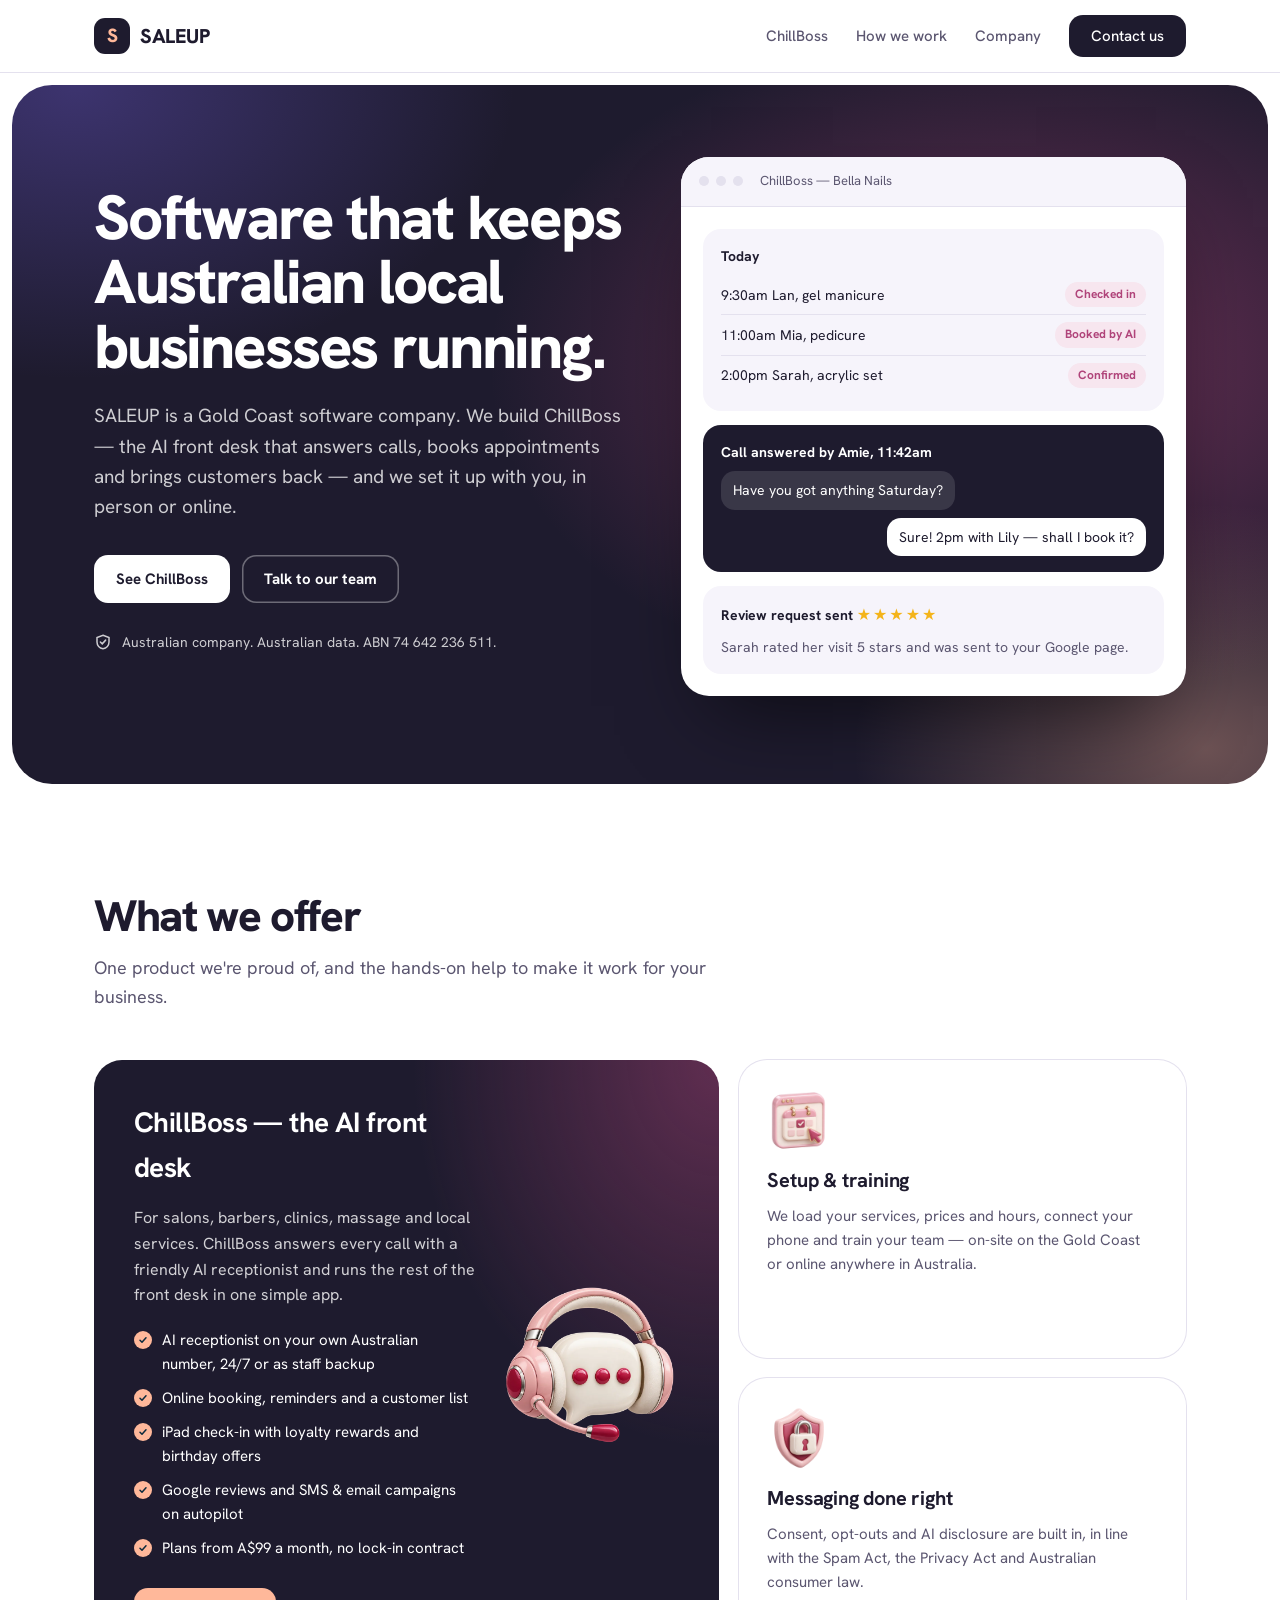
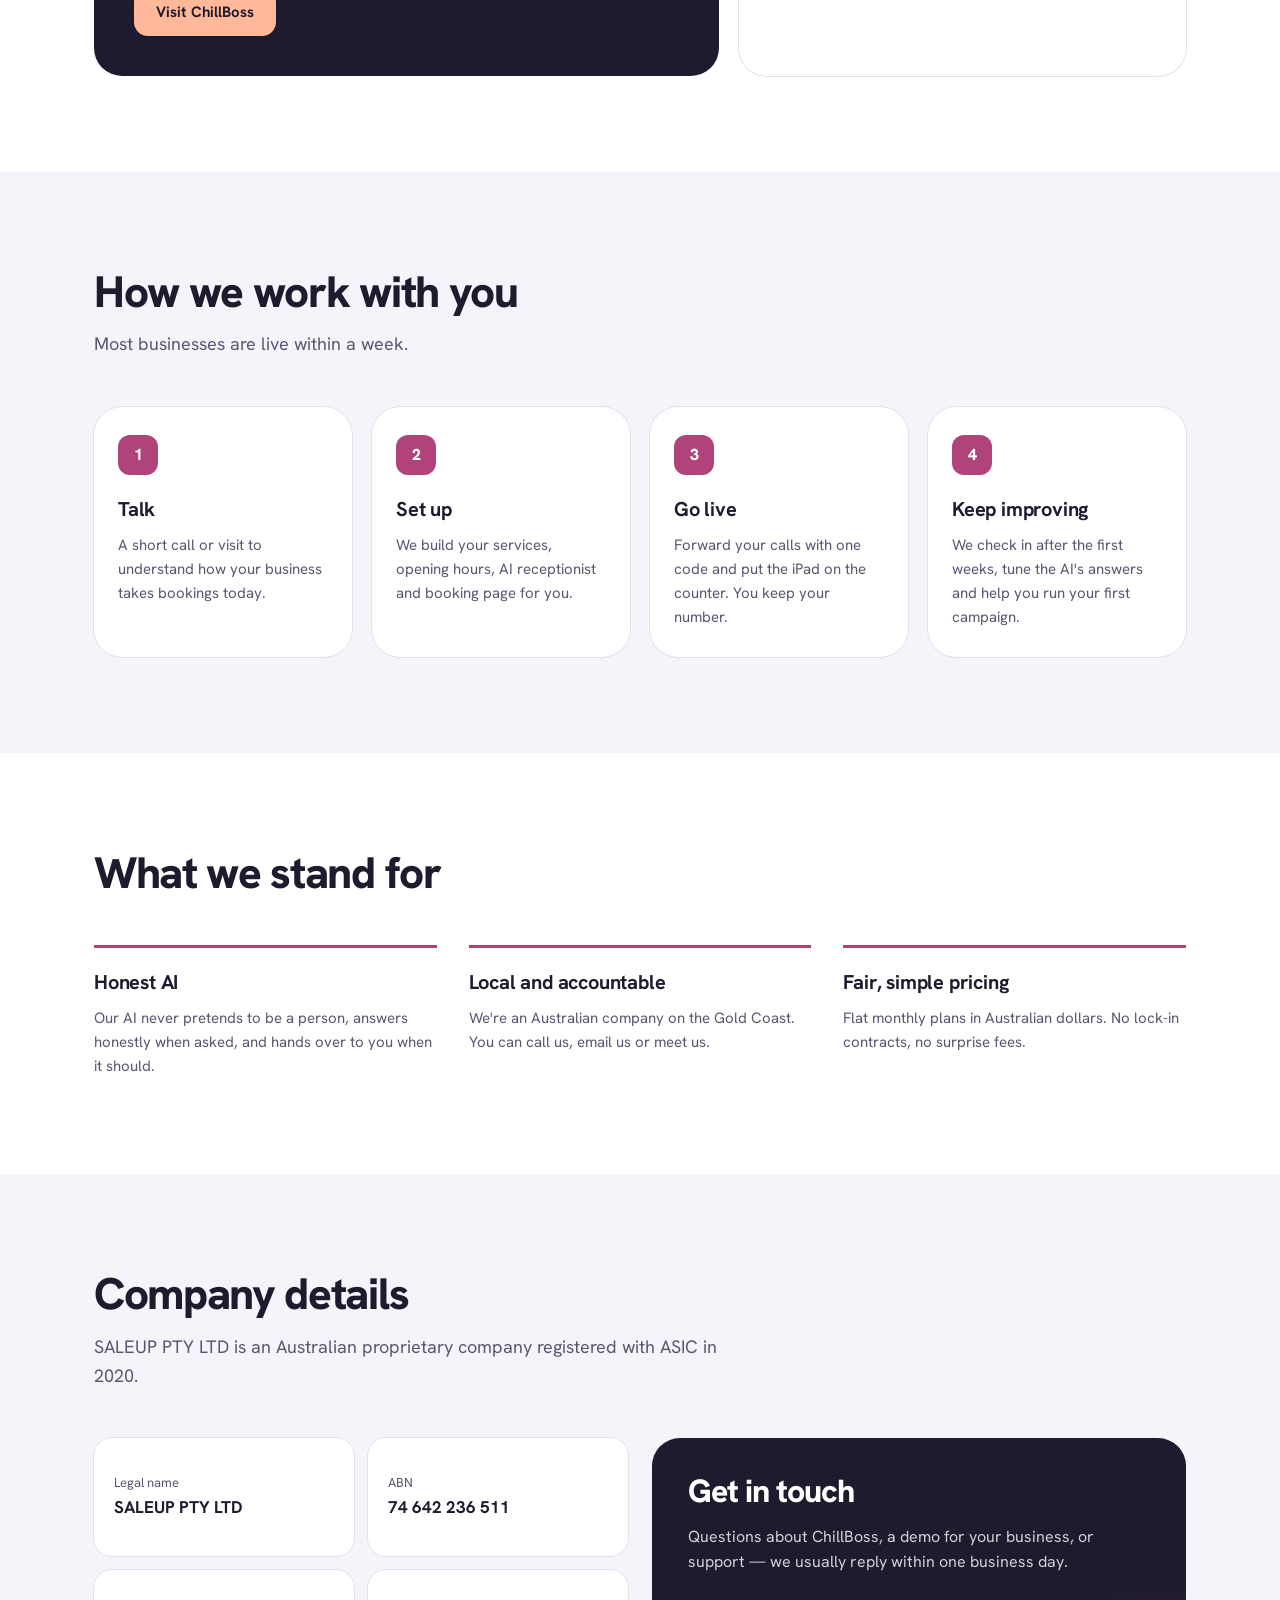
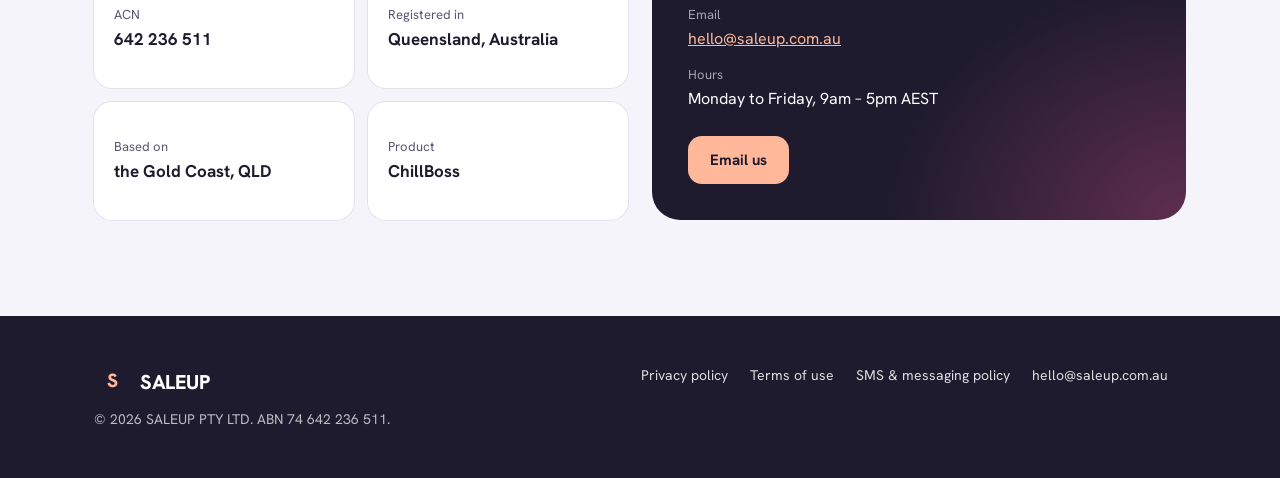
<file: index.html>
<!doctype html>
<html lang="en-AU">
<head>
<meta charset="utf-8">
<meta name="viewport" content="width=device-width, initial-scale=1">
<title>SALEUP PTY LTD — Software for Australian local businesses</title>
<meta name="description" content="SALEUP PTY LTD is a Gold Coast software company. We build ChillBoss, the AI front desk that answers calls, books appointments and brings customers back for Australian salons, clinics and local businesses.">
<link rel="icon" href="data:image/svg+xml,%3Csvg xmlns='http://www.w3.org/2000/svg' viewBox='0 0 64 64'%3E%3Crect width='64' height='64' rx='16' fill='%231E1B2E'/%3E%3Ctext x='32' y='43' font-family='Arial' font-weight='800' font-size='34' text-anchor='middle' fill='%23FFB89A'%3ES%3C/text%3E%3C/svg%3E">
<link rel="preconnect" href="https://fonts.googleapis.com">
<link rel="preconnect" href="https://fonts.gstatic.com" crossorigin>
<link href="https://fonts.googleapis.com/css2?family=Hanken+Grotesk:wght@400;500;600;700;800&display=swap" rel="stylesheet">
<link rel="stylesheet" href="style.css">
<script type="application/ld+json">
{"@context":"https://schema.org","@type":"Organization","name":"SALEUP PTY LTD","url":"https://saleup.com.au","email":"hello@saleup.com.au","taxID":"74 642 236 511","address":{"@type":"PostalAddress","addressLocality":"Gold Coast","addressRegion":"QLD","addressCountry":"AU"}}
</script>
</head>
<body>
<header class="site-header">
  <div class="wrap">
    <a class="brand" href="/"><span class="brand-mark">S</span>SALEUP</a>
    <nav class="nav" aria-label="Main">
      <a href="#chillboss">ChillBoss</a>
      <a href="#how-we-work">How we work</a>
      <a href="#company">Company</a>
      <a class="btn btn-primary" href="#contact">Contact us</a>
    </nav>
  </div>
</header>

<main>
  <section class="hero">
    <div class="wrap">
      <div>
        <h1>Software that keeps Australian local businesses running.</h1>
        <p class="lead">SALEUP is a Gold Coast software company. We build ChillBoss — the AI front desk that answers calls, books appointments and brings customers back — and we set it up with you, in person or online.</p>
        <div class="hero-actions">
          <a class="btn btn-primary" href="https://chillboss-five.vercel.app" target="_blank" rel="noopener">See ChillBoss</a>
          <a class="btn btn-ghost" href="#contact">Talk to our team</a>
        </div>
        <p class="hero-note">
          <svg width="18" height="18" viewBox="0 0 24 24" fill="none" aria-hidden="true"><path d="M12 3l8 3v6c0 4.5-3.3 8.3-8 9-4.7-.7-8-4.5-8-9V6l8-3z" stroke="currentColor" stroke-width="2"/><path d="M8.5 12l2.5 2.5 4.5-5" stroke="currentColor" stroke-width="2" stroke-linecap="round"/></svg>
          Australian company. Australian data. ABN 74 642 236 511.
        </p>
      </div>

      <div class="window" role="img" aria-label="ChillBoss dashboard showing today's bookings, a call answered by the AI receptionist and a five-star rating sent to Google">
        <div class="window-bar"><i></i><i></i><i></i><span>ChillBoss — Bella Nails</span></div>
        <div class="window-body">
          <div class="panel">
            <h4>Today</h4>
            <div class="row"><span>9:30am  Lan, gel manicure</span><span class="tag">Checked in</span></div>
            <div class="row"><span>11:00am  Mia, pedicure</span><span class="tag">Booked by AI</span></div>
            <div class="row"><span>2:00pm  Sarah, acrylic set</span><span class="tag">Confirmed</span></div>
          </div>
          <div class="panel panel-dark">
            <h4>Call answered by Amie, 11:42am</h4>
            <span class="bubble them">Have you got anything Saturday?</span>
            <span class="bubble amie">Sure! 2pm with Lily — shall I book it?</span>
          </div>
          <div class="panel">
            <h4>Review request sent <span class="stars" aria-label="five stars">★★★★★</span></h4>
            <p>Sarah rated her visit 5 stars and was sent to your Google page.</p>
          </div>
        </div>
      </div>
    </div>
  </section>

  <section id="chillboss">
    <div class="wrap">
      <div class="section-head">
        <h2>What we offer</h2>
        <p class="sub">One product we're proud of, and the hands-on help to make it work for your business.</p>
      </div>
      <div class="offer">
        <article class="offer-main">
          <div>
            <h3 style="font-size:28px;letter-spacing:-0.02em">ChillBoss — the AI front desk</h3>
            <p>For salons, barbers, clinics, massage and local services. ChillBoss answers every call with a friendly AI receptionist and runs the rest of the front desk in one simple app.</p>
            <ul>
              <li>AI receptionist on your own Australian number, 24/7 or as staff backup</li>
              <li>Online booking, reminders and a customer list</li>
              <li>iPad check-in with loyalty rewards and birthday offers</li>
              <li>Google reviews and SMS &amp; email campaigns on autopilot</li>
              <li>Plans from A$99 a month, no lock-in contract</li>
            </ul>
            <a class="btn btn-sun" href="https://chillboss-five.vercel.app" target="_blank" rel="noopener">Visit ChillBoss</a>
          </div>
          <img src="img/assistant.webp" alt="" width="180" height="180" loading="lazy">
        </article>
        <div class="offer-side">
          <article class="card">
            <img src="img/website-booking.webp" alt="" width="64" height="64" loading="lazy">
            <h3>Setup &amp; training</h3>
            <p>We load your services, prices and hours, connect your phone and train your team — on-site on the Gold Coast or online anywhere in Australia.</p>
          </article>
          <article class="card">
            <img src="img/security.webp" alt="" width="64" height="64" loading="lazy">
            <h3>Messaging done right</h3>
            <p>Consent, opt-outs and AI disclosure are built in, in line with the Spam Act, the Privacy Act and Australian consumer law.</p>
          </article>
        </div>
      </div>
    </div>
  </section>

  <section id="how-we-work" class="section-mist">
    <div class="wrap">
      <div class="section-head">
        <h2>How we work with you</h2>
        <p class="sub">Most businesses are live within a week.</p>
      </div>
      <div class="steps">
        <div class="step"><h3>Talk</h3><p>A short call or visit to understand how your business takes bookings today.</p></div>
        <div class="step"><h3>Set up</h3><p>We build your services, opening hours, AI receptionist and booking page for you.</p></div>
        <div class="step"><h3>Go live</h3><p>Forward your calls with one code and put the iPad on the counter. You keep your number.</p></div>
        <div class="step"><h3>Keep improving</h3><p>We check in after the first weeks, tune the AI's answers and help you run your first campaign.</p></div>
      </div>
    </div>
  </section>

  <section>
    <div class="wrap">
      <div class="section-head">
        <h2>What we stand for</h2>
      </div>
      <div class="principles">
        <div><h3>Honest AI</h3><p>Our AI never pretends to be a person, answers honestly when asked, and hands over to you when it should.</p></div>
        <div><h3>Local and accountable</h3><p>We're an Australian company on the Gold Coast. You can call us, email us or meet us.</p></div>
        <div><h3>Fair, simple pricing</h3><p>Flat monthly plans in Australian dollars. No lock-in contracts, no surprise fees.</p></div>
      </div>
    </div>
  </section>

  <section id="company" class="section-mist">
    <div class="wrap">
      <div class="section-head">
        <h2>Company details</h2>
        <p class="sub">SALEUP PTY LTD is an Australian proprietary company registered with ASIC in 2020.</p>
      </div>
      <div class="company" id="contact">
        <div class="facts">
          <div class="fact"><small>Legal name</small><strong>SALEUP PTY LTD</strong></div>
          <div class="fact"><small>ABN</small><strong>74 642 236 511</strong></div>
          <div class="fact"><small>ACN</small><strong>642 236 511</strong></div>
          <div class="fact"><small>Registered in</small><strong>Queensland, Australia</strong></div>
          <div class="fact"><small>Based on</small><strong>the Gold Coast, QLD</strong></div>
          <div class="fact"><small>Product</small><strong>ChillBoss</strong></div>
        </div>
        <div class="contact-card">
          <div>
            <h2 style="color:#fff;font-size:32px">Get in touch</h2>
            <p>Questions about ChillBoss, a demo for your business, or support — we usually reply within one business day.</p>
          </div>
          <div class="contact-lines">
            <div><small>Email</small><a href="mailto:hello@saleup.com.au">hello@saleup.com.au</a></div>
                        <div><small>Hours</small>Monday to Friday, 9am – 5pm AEST</div>
          </div>
          <a class="btn btn-sun" href="mailto:hello@saleup.com.au?subject=ChillBoss%20enquiry" style="align-self:flex-start">Email us</a>
        </div>
      </div>
    </div>
  </section>
</main>

<footer class="site-footer">
  <div class="wrap">
    <div>
      <a class="brand" href="/"><span class="brand-mark">S</span>SALEUP</a>
      <div>© <span id="y">2026</span> SALEUP PTY LTD. ABN 74 642 236 511.</div>
    </div>
    <div>
      <a href="privacy.html">Privacy policy</a>
      <a href="terms.html">Terms of use</a>
      <a href="messaging.html">SMS &amp; messaging policy</a>
      <a href="mailto:hello@saleup.com.au">hello@saleup.com.au</a>
    </div>
  </div>
</footer>
<script>document.getElementById("y").textContent = new Date().getFullYear();</script>
</body>
</html>
</file>
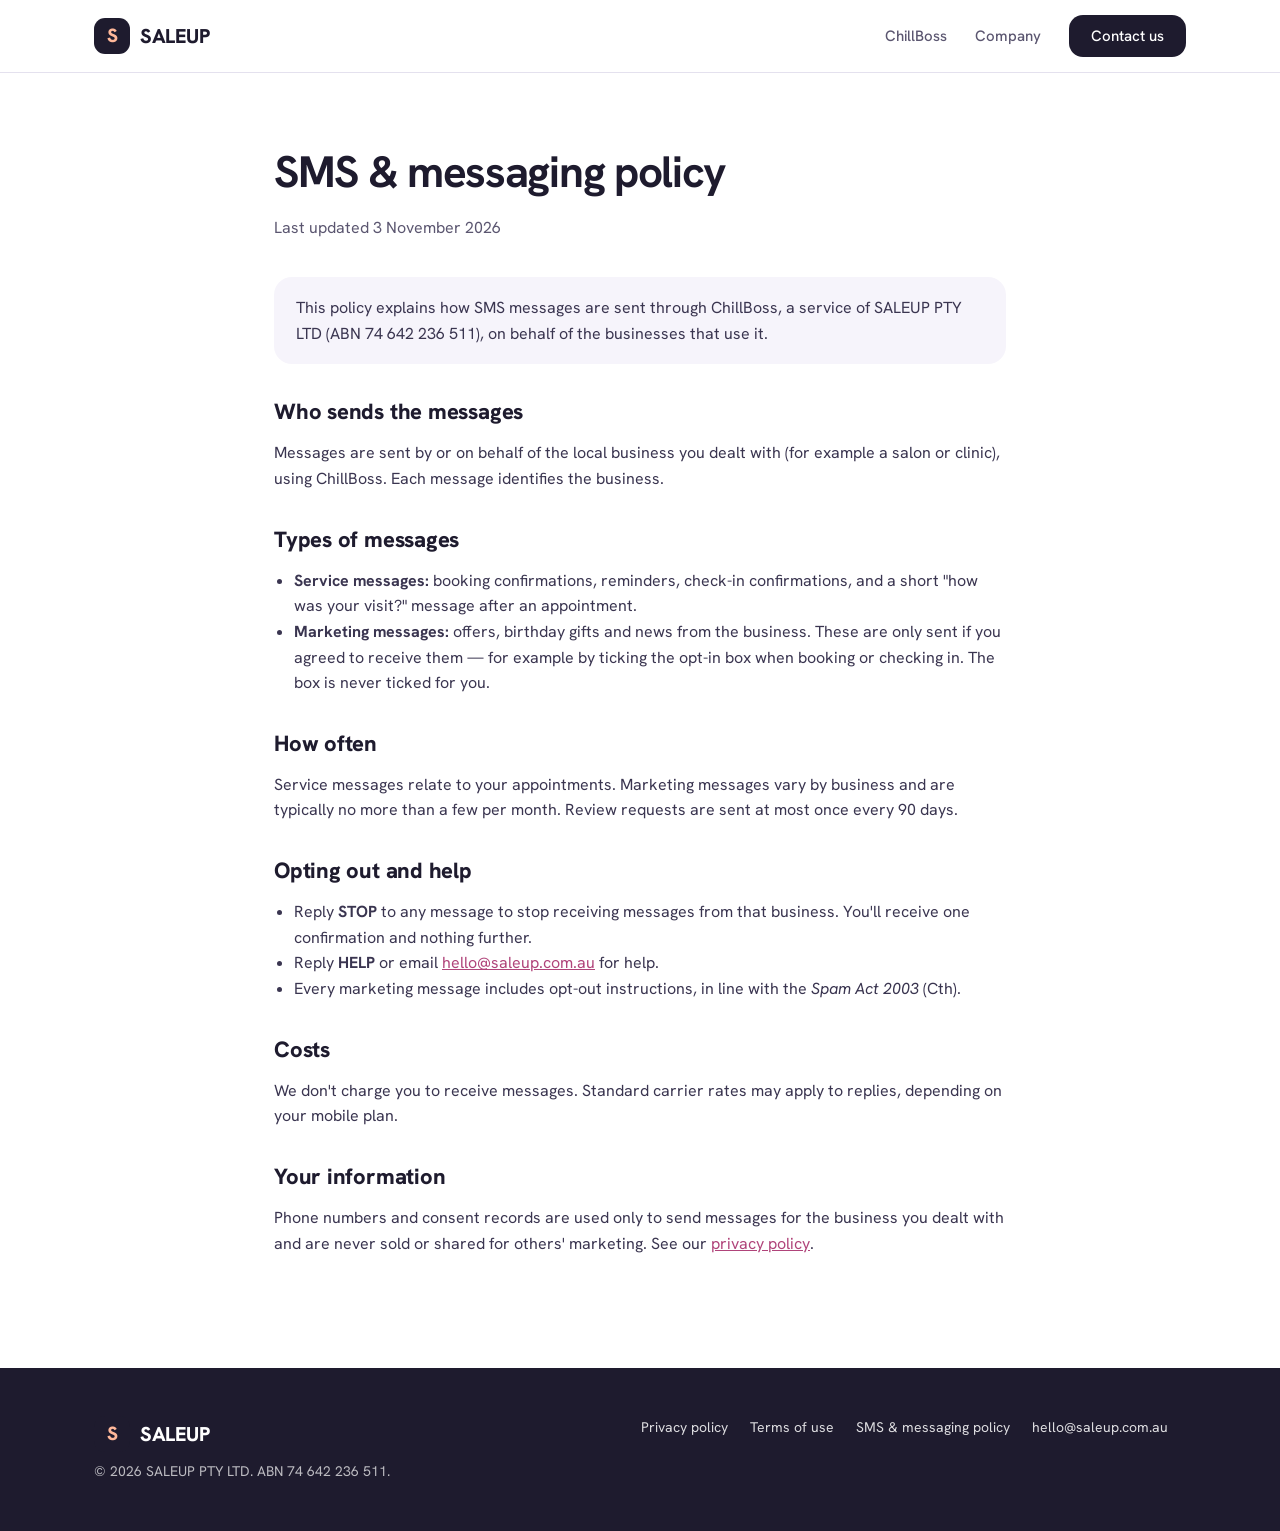
<file: messaging.html>
<!doctype html>
<html lang="en-AU">
<head>
<meta charset="utf-8">
<meta name="viewport" content="width=device-width, initial-scale=1">
<title>SMS & messaging policy — SALEUP PTY LTD</title>
<meta name="description" content="How SMS messages are sent through ChillBoss, how to opt out, and how consent is handled.">
<link rel="icon" href="data:image/svg+xml,%3Csvg xmlns='http://www.w3.org/2000/svg' viewBox='0 0 64 64'%3E%3Crect width='64' height='64' rx='16' fill='%231E1B2E'/%3E%3Ctext x='32' y='43' font-family='Arial' font-weight='800' font-size='34' text-anchor='middle' fill='%23FFB89A'%3ES%3C/text%3E%3C/svg%3E">
<link rel="preconnect" href="https://fonts.googleapis.com">
<link rel="preconnect" href="https://fonts.gstatic.com" crossorigin>
<link href="https://fonts.googleapis.com/css2?family=Hanken+Grotesk:wght@400;500;600;700;800&display=swap" rel="stylesheet">
<link rel="stylesheet" href="style.css">
</head>
<body>
<header class="site-header">
  <div class="wrap">
    <a class="brand" href="/"><span class="brand-mark">S</span>SALEUP</a>
    <nav class="nav" aria-label="Main">
      <a href="/#chillboss">ChillBoss</a>
      <a href="/#company">Company</a>
      <a class="btn btn-primary" href="/#contact">Contact us</a>
    </nav>
  </div>
</header>
<main class="doc">
  <div class="wrap">
    <h1>SMS & messaging policy</h1>
    <p class="updated">Last updated 3 November 2026</p>

    <p class="callout">This policy explains how SMS messages are sent through ChillBoss, a service of SALEUP PTY LTD (ABN 74 642 236 511), on behalf of the businesses that use it.</p>
    <h2>Who sends the messages</h2>
    <p>Messages are sent by or on behalf of the local business you dealt with (for example a salon or clinic), using ChillBoss. Each message identifies the business.</p>
    <h2>Types of messages</h2>
    <ul>
      <li><strong>Service messages:</strong> booking confirmations, reminders, check-in confirmations, and a short "how was your visit?" message after an appointment.</li>
      <li><strong>Marketing messages:</strong> offers, birthday gifts and news from the business. These are only sent if you agreed to receive them — for example by ticking the opt-in box when booking or checking in. The box is never ticked for you.</li>
    </ul>
    <h2>How often</h2>
    <p>Service messages relate to your appointments. Marketing messages vary by business and are typically no more than a few per month. Review requests are sent at most once every 90 days.</p>
    <h2>Opting out and help</h2>
    <ul>
      <li>Reply <strong>STOP</strong> to any message to stop receiving messages from that business. You'll receive one confirmation and nothing further.</li>
      <li>Reply <strong>HELP</strong> or email <a href="mailto:hello@saleup.com.au">hello@saleup.com.au</a> for help.</li>
      <li>Every marketing message includes opt-out instructions, in line with the <em>Spam Act 2003</em> (Cth).</li>
    </ul>
    <h2>Costs</h2>
    <p>We don't charge you to receive messages. Standard carrier rates may apply to replies, depending on your mobile plan.</p>
    <h2>Your information</h2>
    <p>Phone numbers and consent records are used only to send messages for the business you dealt with and are never sold or shared for others' marketing. See our <a href="privacy.html">privacy policy</a>.</p>

  </div>
</main>
<footer class="site-footer">
  <div class="wrap">
    <div>
      <a class="brand" href="/"><span class="brand-mark">S</span>SALEUP</a>
      <div>© 2026 SALEUP PTY LTD. ABN 74 642 236 511.</div>
    </div>
    <div>
      <a href="privacy.html">Privacy policy</a>
      <a href="terms.html">Terms of use</a>
      <a href="messaging.html">SMS &amp; messaging policy</a>
      <a href="mailto:hello@saleup.com.au">hello@saleup.com.au</a>
    </div>
  </div>
</footer>
</body>
</html>
</file>
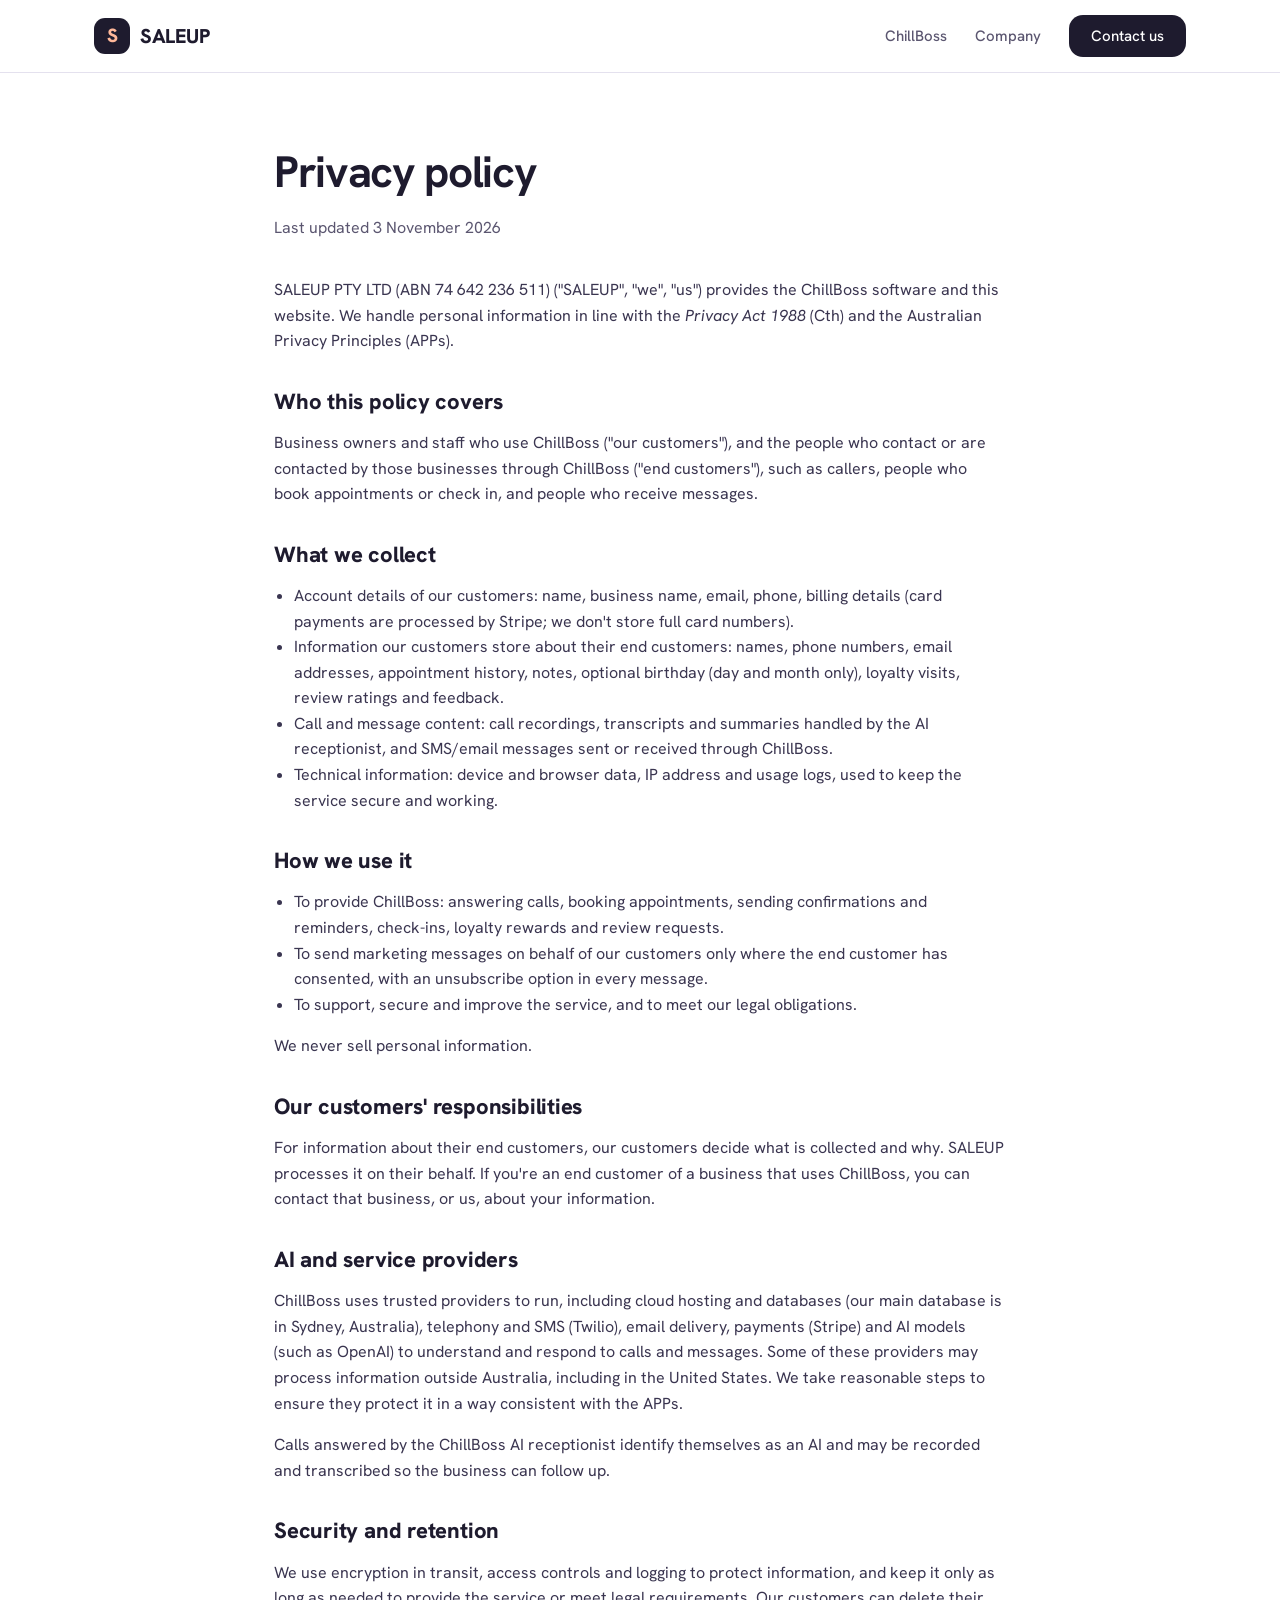
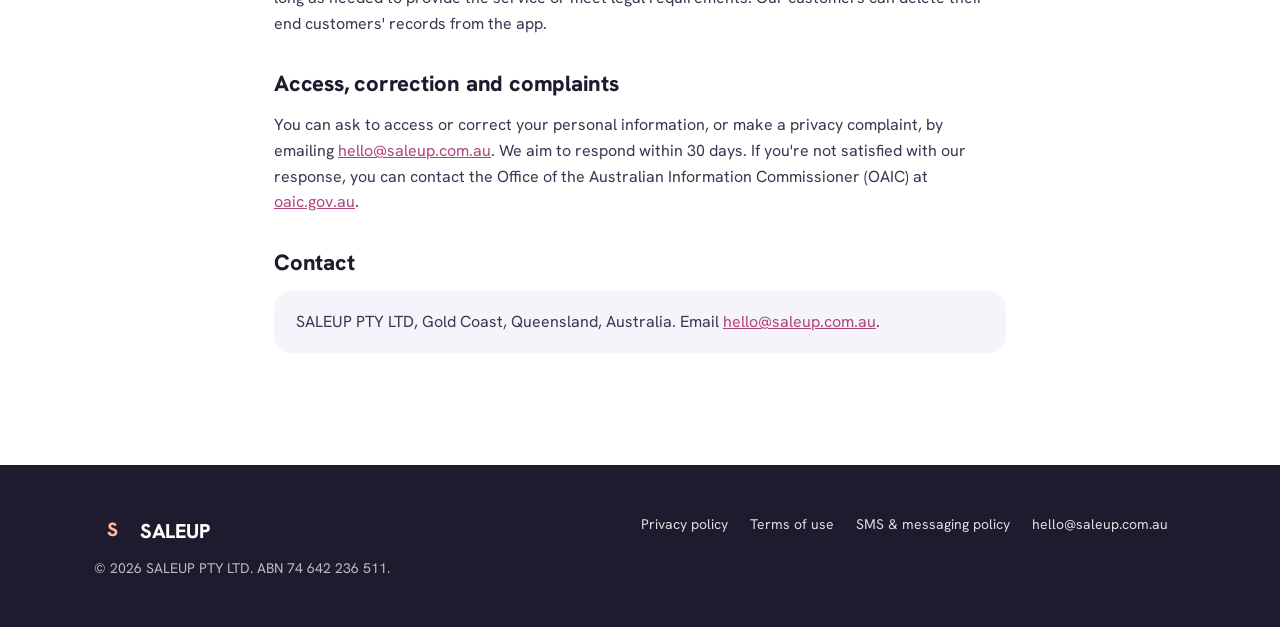
<file: privacy.html>
<!doctype html>
<html lang="en-AU">
<head>
<meta charset="utf-8">
<meta name="viewport" content="width=device-width, initial-scale=1">
<title>Privacy policy — SALEUP PTY LTD</title>
<meta name="description" content="How SALEUP PTY LTD and ChillBoss handle personal information under the Australian Privacy Principles.">
<link rel="icon" href="data:image/svg+xml,%3Csvg xmlns='http://www.w3.org/2000/svg' viewBox='0 0 64 64'%3E%3Crect width='64' height='64' rx='16' fill='%231E1B2E'/%3E%3Ctext x='32' y='43' font-family='Arial' font-weight='800' font-size='34' text-anchor='middle' fill='%23FFB89A'%3ES%3C/text%3E%3C/svg%3E">
<link rel="preconnect" href="https://fonts.googleapis.com">
<link rel="preconnect" href="https://fonts.gstatic.com" crossorigin>
<link href="https://fonts.googleapis.com/css2?family=Hanken+Grotesk:wght@400;500;600;700;800&display=swap" rel="stylesheet">
<link rel="stylesheet" href="style.css">
</head>
<body>
<header class="site-header">
  <div class="wrap">
    <a class="brand" href="/"><span class="brand-mark">S</span>SALEUP</a>
    <nav class="nav" aria-label="Main">
      <a href="/#chillboss">ChillBoss</a>
      <a href="/#company">Company</a>
      <a class="btn btn-primary" href="/#contact">Contact us</a>
    </nav>
  </div>
</header>
<main class="doc">
  <div class="wrap">
    <h1>Privacy policy</h1>
    <p class="updated">Last updated 3 November 2026</p>

    <p>SALEUP PTY LTD (ABN 74 642 236 511) ("SALEUP", "we", "us") provides the ChillBoss software and this website. We handle personal information in line with the <em>Privacy Act 1988</em> (Cth) and the Australian Privacy Principles (APPs).</p>
    <h2>Who this policy covers</h2>
    <p>Business owners and staff who use ChillBoss ("our customers"), and the people who contact or are contacted by those businesses through ChillBoss ("end customers"), such as callers, people who book appointments or check in, and people who receive messages.</p>
    <h2>What we collect</h2>
    <ul>
      <li>Account details of our customers: name, business name, email, phone, billing details (card payments are processed by Stripe; we don't store full card numbers).</li>
      <li>Information our customers store about their end customers: names, phone numbers, email addresses, appointment history, notes, optional birthday (day and month only), loyalty visits, review ratings and feedback.</li>
      <li>Call and message content: call recordings, transcripts and summaries handled by the AI receptionist, and SMS/email messages sent or received through ChillBoss.</li>
      <li>Technical information: device and browser data, IP address and usage logs, used to keep the service secure and working.</li>
    </ul>
    <h2>How we use it</h2>
    <ul>
      <li>To provide ChillBoss: answering calls, booking appointments, sending confirmations and reminders, check-ins, loyalty rewards and review requests.</li>
      <li>To send marketing messages on behalf of our customers only where the end customer has consented, with an unsubscribe option in every message.</li>
      <li>To support, secure and improve the service, and to meet our legal obligations.</li>
    </ul>
    <p>We never sell personal information.</p>
    <h2>Our customers' responsibilities</h2>
    <p>For information about their end customers, our customers decide what is collected and why. SALEUP processes it on their behalf. If you're an end customer of a business that uses ChillBoss, you can contact that business, or us, about your information.</p>
    <h2>AI and service providers</h2>
    <p>ChillBoss uses trusted providers to run, including cloud hosting and databases (our main database is in Sydney, Australia), telephony and SMS (Twilio), email delivery, payments (Stripe) and AI models (such as OpenAI) to understand and respond to calls and messages. Some of these providers may process information outside Australia, including in the United States. We take reasonable steps to ensure they protect it in a way consistent with the APPs.</p>
    <p>Calls answered by the ChillBoss AI receptionist identify themselves as an AI and may be recorded and transcribed so the business can follow up.</p>
    <h2>Security and retention</h2>
    <p>We use encryption in transit, access controls and logging to protect information, and keep it only as long as needed to provide the service or meet legal requirements. Our customers can delete their end customers' records from the app.</p>
    <h2>Access, correction and complaints</h2>
    <p>You can ask to access or correct your personal information, or make a privacy complaint, by emailing <a href="mailto:hello@saleup.com.au">hello@saleup.com.au</a>. We aim to respond within 30 days. If you're not satisfied with our response, you can contact the Office of the Australian Information Commissioner (OAIC) at <a href="https://www.oaic.gov.au" rel="noopener">oaic.gov.au</a>.</p>
    <h2>Contact</h2>
    <p class="callout">SALEUP PTY LTD, Gold Coast, Queensland, Australia. Email <a href="mailto:hello@saleup.com.au">hello@saleup.com.au</a>.</p>

  </div>
</main>
<footer class="site-footer">
  <div class="wrap">
    <div>
      <a class="brand" href="/"><span class="brand-mark">S</span>SALEUP</a>
      <div>© 2026 SALEUP PTY LTD. ABN 74 642 236 511.</div>
    </div>
    <div>
      <a href="privacy.html">Privacy policy</a>
      <a href="terms.html">Terms of use</a>
      <a href="messaging.html">SMS &amp; messaging policy</a>
      <a href="mailto:hello@saleup.com.au">hello@saleup.com.au</a>
    </div>
  </div>
</footer>
</body>
</html>
</file>
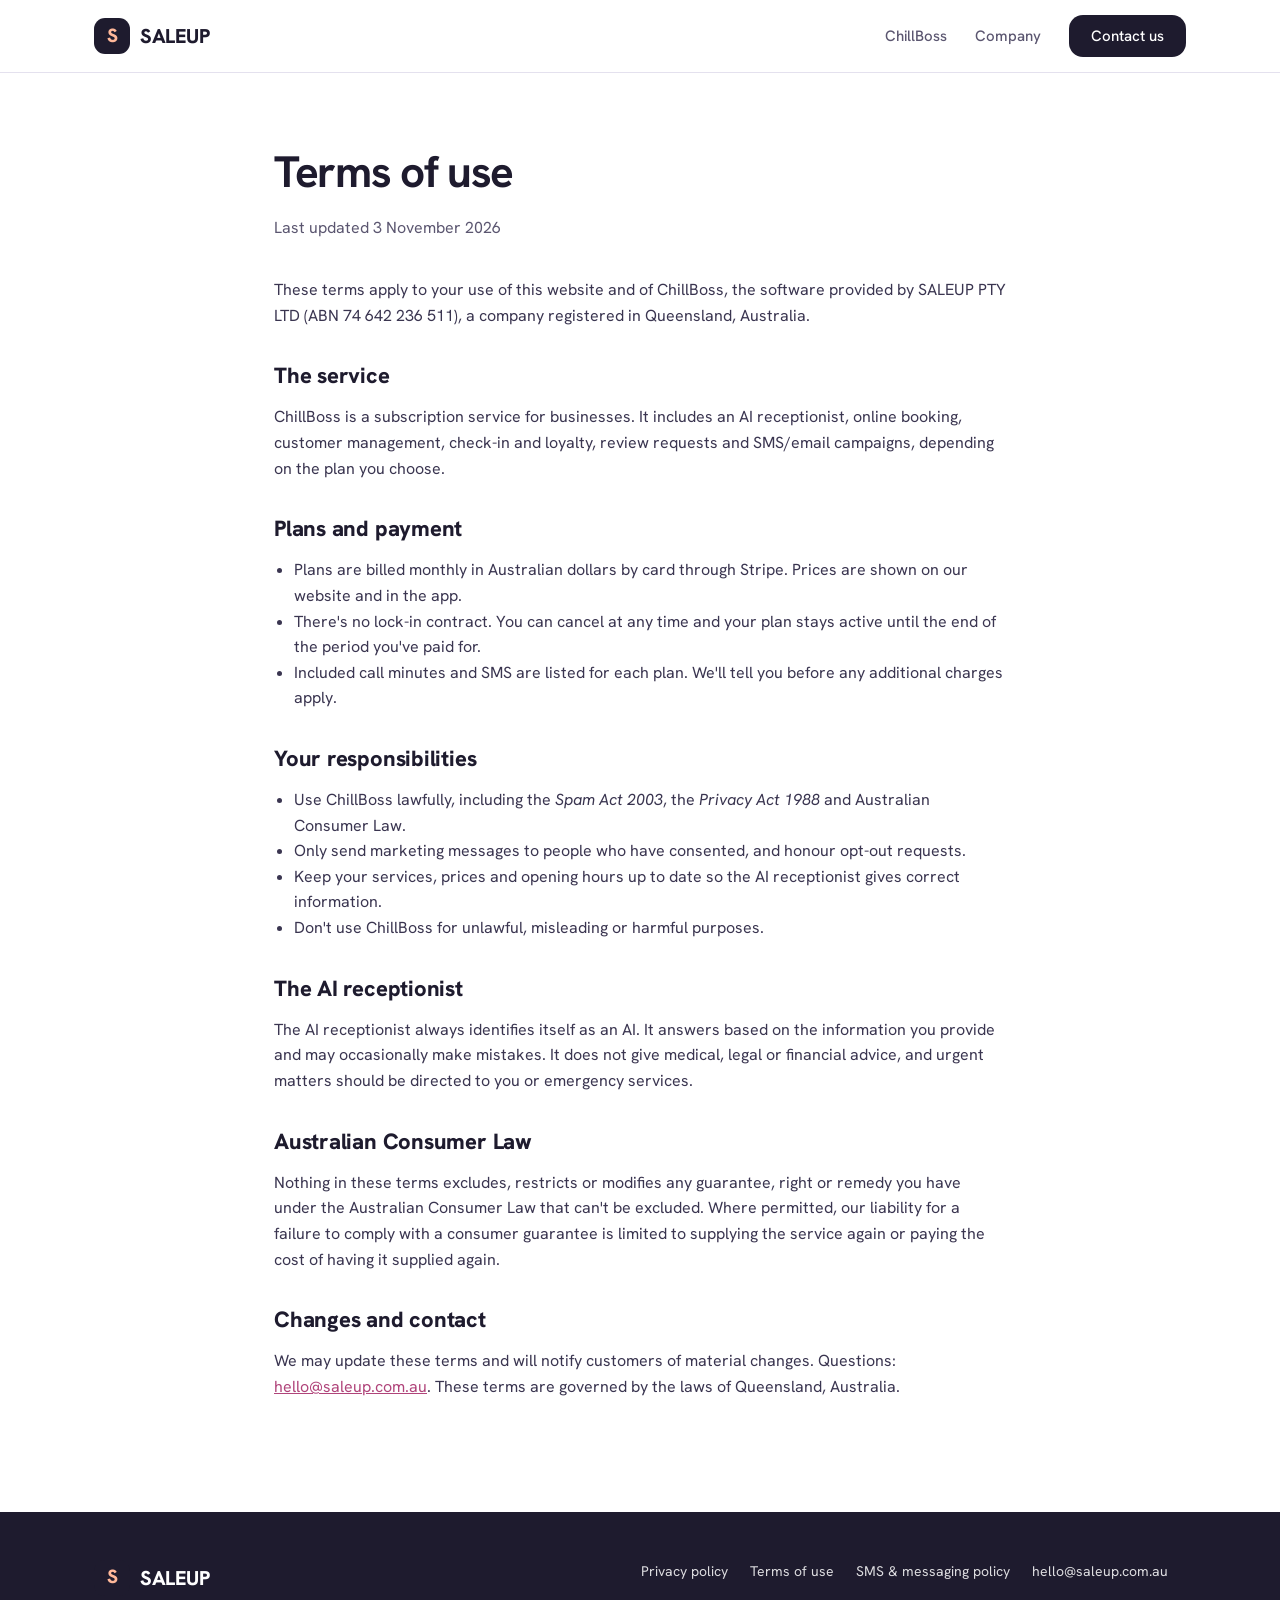
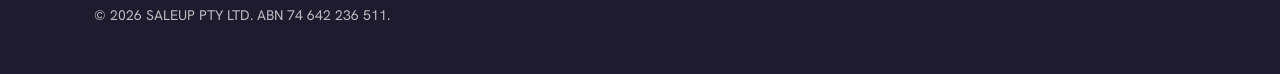
<file: terms.html>
<!doctype html>
<html lang="en-AU">
<head>
<meta charset="utf-8">
<meta name="viewport" content="width=device-width, initial-scale=1">
<title>Terms of use — SALEUP PTY LTD</title>
<meta name="description" content="Terms of use for the SALEUP website and the ChillBoss service.">
<link rel="icon" href="data:image/svg+xml,%3Csvg xmlns='http://www.w3.org/2000/svg' viewBox='0 0 64 64'%3E%3Crect width='64' height='64' rx='16' fill='%231E1B2E'/%3E%3Ctext x='32' y='43' font-family='Arial' font-weight='800' font-size='34' text-anchor='middle' fill='%23FFB89A'%3ES%3C/text%3E%3C/svg%3E">
<link rel="preconnect" href="https://fonts.googleapis.com">
<link rel="preconnect" href="https://fonts.gstatic.com" crossorigin>
<link href="https://fonts.googleapis.com/css2?family=Hanken+Grotesk:wght@400;500;600;700;800&display=swap" rel="stylesheet">
<link rel="stylesheet" href="style.css">
</head>
<body>
<header class="site-header">
  <div class="wrap">
    <a class="brand" href="/"><span class="brand-mark">S</span>SALEUP</a>
    <nav class="nav" aria-label="Main">
      <a href="/#chillboss">ChillBoss</a>
      <a href="/#company">Company</a>
      <a class="btn btn-primary" href="/#contact">Contact us</a>
    </nav>
  </div>
</header>
<main class="doc">
  <div class="wrap">
    <h1>Terms of use</h1>
    <p class="updated">Last updated 3 November 2026</p>

    <p>These terms apply to your use of this website and of ChillBoss, the software provided by SALEUP PTY LTD (ABN 74 642 236 511), a company registered in Queensland, Australia.</p>
    <h2>The service</h2>
    <p>ChillBoss is a subscription service for businesses. It includes an AI receptionist, online booking, customer management, check-in and loyalty, review requests and SMS/email campaigns, depending on the plan you choose.</p>
    <h2>Plans and payment</h2>
    <ul>
      <li>Plans are billed monthly in Australian dollars by card through Stripe. Prices are shown on our website and in the app.</li>
      <li>There's no lock-in contract. You can cancel at any time and your plan stays active until the end of the period you've paid for.</li>
      <li>Included call minutes and SMS are listed for each plan. We'll tell you before any additional charges apply.</li>
    </ul>
    <h2>Your responsibilities</h2>
    <ul>
      <li>Use ChillBoss lawfully, including the <em>Spam Act 2003</em>, the <em>Privacy Act 1988</em> and Australian Consumer Law.</li>
      <li>Only send marketing messages to people who have consented, and honour opt-out requests.</li>
      <li>Keep your services, prices and opening hours up to date so the AI receptionist gives correct information.</li>
      <li>Don't use ChillBoss for unlawful, misleading or harmful purposes.</li>
    </ul>
    <h2>The AI receptionist</h2>
    <p>The AI receptionist always identifies itself as an AI. It answers based on the information you provide and may occasionally make mistakes. It does not give medical, legal or financial advice, and urgent matters should be directed to you or emergency services.</p>
    <h2>Australian Consumer Law</h2>
    <p>Nothing in these terms excludes, restricts or modifies any guarantee, right or remedy you have under the Australian Consumer Law that can't be excluded. Where permitted, our liability for a failure to comply with a consumer guarantee is limited to supplying the service again or paying the cost of having it supplied again.</p>
    <h2>Changes and contact</h2>
    <p>We may update these terms and will notify customers of material changes. Questions: <a href="mailto:hello@saleup.com.au">hello@saleup.com.au</a>. These terms are governed by the laws of Queensland, Australia.</p>

  </div>
</main>
<footer class="site-footer">
  <div class="wrap">
    <div>
      <a class="brand" href="/"><span class="brand-mark">S</span>SALEUP</a>
      <div>© 2026 SALEUP PTY LTD. ABN 74 642 236 511.</div>
    </div>
    <div>
      <a href="privacy.html">Privacy policy</a>
      <a href="terms.html">Terms of use</a>
      <a href="messaging.html">SMS &amp; messaging policy</a>
      <a href="mailto:hello@saleup.com.au">hello@saleup.com.au</a>
    </div>
  </div>
</footer>
</body>
</html>
</file>
<file: style.css>
/* SALEUP PTY LTD — saleup.com.au
   Same family as ChillBoss: ink #1E1B2E · rose #B0447A · peach #FFB89A ·
   mist #F6F4FB · white. Type: Hanken Grotesk. */
:root {
  --ocean: #1E1B2E;
  --ocean-2: #2C2842;
  --lagoon: #B0447A;
  --lagoon-soft: #F7E6EF;
  --sun: #FFB89A;
  --mist: #F6F4FB;
  --line: #E4E1EE;
  --text: #1E1B2E;
  --muted: #5B5670;
  --white: #FFFFFF;
  --radius-lg: 28px;
  --radius: 18px;
}
* { box-sizing: border-box; }
html { scroll-behavior: smooth; }
body {
  margin: 0;
  font-family: "Hanken Grotesk", system-ui, -apple-system, "Segoe UI", sans-serif;
  color: var(--text);
  background: var(--white);
  line-height: 1.6;
  -webkit-font-smoothing: antialiased;
}
img { max-width: 100%; display: block; }
a { color: var(--lagoon); }
a:focus-visible, button:focus-visible { outline: 3px solid var(--sun); outline-offset: 3px; border-radius: 8px; }
.wrap { max-width: 1140px; margin: 0 auto; padding: 0 24px; }

/* Header */
.site-header { position: sticky; top: 0; z-index: 20; background: rgba(255,255,255,.92); backdrop-filter: blur(10px); border-bottom: 1px solid var(--line); }
.site-header .wrap { display: flex; align-items: center; justify-content: space-between; height: 72px; }
.brand { display: flex; align-items: center; gap: 10px; text-decoration: none; color: var(--ocean); font-weight: 800; font-size: 20px; letter-spacing: -0.02em; }
.brand-mark { width: 36px; height: 36px; border-radius: 11px; background: var(--ocean); display: grid; place-items: center; color: var(--sun); font-weight: 800; font-size: 19px; }
.nav { display: flex; align-items: center; gap: 28px; }
.nav a { color: var(--muted); text-decoration: none; font-weight: 500; font-size: 15px; }
.nav a:hover { color: var(--ocean); }
.btn { display: inline-flex; align-items: center; justify-content: center; gap: 8px; height: 48px; padding: 0 22px; border-radius: 14px; font-weight: 700; font-size: 15px; text-decoration: none; border: 0; cursor: pointer; }
.btn-primary { background: var(--ocean); color: var(--white); }
.btn-primary:hover { background: var(--ocean-2); }
.btn-ghost { background: transparent; color: var(--ocean); box-shadow: inset 0 0 0 1.5px var(--line); }
.btn-ghost:hover { box-shadow: inset 0 0 0 1.5px var(--ocean); }
.btn-sun { background: var(--sun); color: var(--ocean); }
.nav .btn { height: 42px; color: var(--white); }

/* Hero */
.hero { margin: 12px; border-radius: 40px; padding: 72px 0 88px; color: var(--white); overflow: hidden; background:
  radial-gradient(60% 70% at 80% 40%, rgba(176,68,122,.55), transparent 70%),
  radial-gradient(40% 50% at 95% 95%, rgba(255,184,154,.35), transparent 70%),
  radial-gradient(50% 60% at 5% 0%, rgba(98,82,190,.45), transparent 70%), var(--ocean); }
.hero .lead, .hero .hero-note { color: rgba(255,255,255,.78); }
.hero .btn-primary { background: var(--white); color: var(--ocean); }
.hero .btn-ghost { color: var(--white); box-shadow: inset 0 0 0 1.5px rgba(255,255,255,.35); }
.hero .btn-ghost:hover { box-shadow: inset 0 0 0 1.5px var(--white); }
.hero .window { box-shadow: 0 40px 80px -30px rgba(0,0,0,.6); }
.hero .wrap { display: grid; grid-template-columns: 1.05fr 1fr; gap: 56px; align-items: center; }
.hero h1 { font-size: clamp(38px, 5.2vw, 62px); line-height: 1.04; letter-spacing: -0.035em; margin: 0 0 22px; font-weight: 800; }
.lead { font-size: 19px; color: var(--muted); max-width: 34em; margin: 0 0 32px; }
.hero-actions { display: flex; flex-wrap: wrap; gap: 12px; }
.hero-note { margin-top: 28px; font-size: 14px; color: var(--muted); display: flex; gap: 10px; align-items: center; }
.hero-note svg { flex: none; }

/* Product window mock */
.window { background: var(--white); border-radius: var(--radius-lg); box-shadow: 0 40px 80px -40px rgba(11,42,60,.45), 0 0 0 1px var(--line); overflow: hidden; }
.window-bar { display: flex; align-items: center; gap: 7px; padding: 14px 18px; border-bottom: 1px solid var(--line); background: var(--mist); font-size: 13px; color: var(--muted); }
.window-bar i { width: 10px; height: 10px; border-radius: 50%; background: var(--line); display: inline-block; }
.window-bar span { margin-left: 10px; }
.window-body { padding: 22px; display: grid; gap: 14px; }
.panel { border-radius: var(--radius); padding: 16px 18px; background: var(--mist); }
.panel h4 { margin: 0 0 8px; font-size: 14px; }
.panel p { margin: 0; font-size: 14px; color: var(--muted); }
.row { display: flex; justify-content: space-between; align-items: center; font-size: 14px; padding: 7px 0; border-top: 1px solid var(--line); }
.row:first-of-type { border-top: 0; }
.tag { font-size: 12px; font-weight: 700; padding: 3px 10px; border-radius: 999px; background: var(--lagoon-soft); color: var(--lagoon); }
.panel-dark { background: var(--ocean); color: var(--white); }
.panel-dark p { color: rgba(255,255,255,.75); }
.bubble { display: block; width: fit-content; max-width: 90%; font-size: 14px; padding: 8px 12px; border-radius: 14px; margin-top: 8px; }
.bubble.them { background: rgba(255,255,255,.12); }
.bubble.amie { background: var(--white); color: var(--ocean); margin-left: auto; }
.stars { color: #F4B41A; letter-spacing: 2px; font-size: 16px; }

/* Sections */
section { padding: 96px 0; }
.section-mist { background: var(--mist); }
.section-head { max-width: 640px; margin-bottom: 48px; }
h2 { font-size: clamp(30px, 3.6vw, 44px); line-height: 1.1; letter-spacing: -0.03em; margin: 0 0 14px; font-weight: 800; }
h3 { font-size: 20px; letter-spacing: -0.01em; margin: 0 0 8px; }
.sub { font-size: 18px; color: var(--muted); margin: 0; }

/* Offer — asymmetric: one large product block + two service blocks */
.offer { display: grid; grid-template-columns: 1.4fr 1fr; gap: 20px; }
.offer-main { background: var(--ocean); background: radial-gradient(70% 90% at 100% 0%, rgba(176,68,122,.45), transparent 70%), var(--ocean); color: var(--white); border-radius: var(--radius-lg); padding: 40px; display: grid; grid-template-columns: 1fr 180px; gap: 24px; align-items: center; }
.offer-main p { color: rgba(255,255,255,.8); }
.offer-main ul { padding: 0; margin: 20px 0 28px; list-style: none; display: grid; gap: 10px; }
.offer-main li { display: flex; gap: 10px; font-size: 15px; }
.offer-main li::before { content: ""; flex: none; width: 18px; height: 18px; margin-top: 3px; border-radius: 50%; background: var(--sun) url("data:image/svg+xml,%3Csvg xmlns='http://www.w3.org/2000/svg' viewBox='0 0 24 24'%3E%3Cpath d='M6 12.5l4 4 8-9' stroke='%230B2A3C' stroke-width='3' fill='none' stroke-linecap='round' stroke-linejoin='round'/%3E%3C/svg%3E") center/12px no-repeat; }
.offer-side { display: grid; gap: 20px; }
.card { background: var(--white); border-radius: var(--radius-lg); padding: 28px; box-shadow: 0 0 0 1px var(--line); }
.card img { width: 64px; height: 64px; object-fit: contain; margin-bottom: 12px; }
.card p { margin: 0; color: var(--muted); font-size: 15px; }

/* Process — a real sequence */
.steps { display: grid; grid-template-columns: repeat(4, 1fr); gap: 20px; counter-reset: step; }
.step { position: relative; padding: 28px 24px; border-radius: var(--radius-lg); background: var(--white); box-shadow: 0 0 0 1px var(--line); }
.step::before { counter-increment: step; content: counter(step); display: grid; place-items: center; width: 40px; height: 40px; border-radius: 12px; background: var(--lagoon); color: var(--white); font-weight: 800; margin-bottom: 18px; }
.step p { margin: 0; color: var(--muted); font-size: 15px; }

/* Principles */
.principles { display: grid; grid-template-columns: repeat(3, 1fr); gap: 32px; }
.principles div { border-top: 3px solid var(--lagoon); padding-top: 18px; }
.principles p { color: var(--muted); margin: 0; font-size: 15px; }

/* Company + contact */
.company { display: grid; grid-template-columns: 1fr 1fr; gap: 24px; align-items: stretch; }
.facts { display: grid; grid-template-columns: 1fr 1fr; gap: 14px; }
.fact { background: var(--white); border-radius: var(--radius); padding: 18px 20px; box-shadow: 0 0 0 1px var(--line); }
.fact small { display: block; color: var(--muted); font-size: 13px; }
.fact strong { font-size: 17px; }
.contact-card { background: radial-gradient(80% 90% at 100% 100%, rgba(176,68,122,.45), transparent 70%), var(--ocean); color: var(--white); border-radius: var(--radius-lg); padding: 36px; display: flex; flex-direction: column; justify-content: space-between; gap: 24px; }
.contact-card a { color: var(--sun); }
.contact-card p { color: rgba(255,255,255,.8); margin: 0 0 6px; }
.contact-lines { display: grid; gap: 14px; font-size: 16px; }
.contact-lines div small { display: block; color: rgba(255,255,255,.6); font-size: 13px; }

/* Footer */
.site-footer { background: var(--ocean); color: rgba(255,255,255,.7); padding: 48px 0; font-size: 14px; }
.site-footer .wrap { display: flex; flex-wrap: wrap; justify-content: space-between; gap: 24px; }
.site-footer a { color: rgba(255,255,255,.85); text-decoration: none; margin-right: 18px; }
.site-footer a:hover { color: var(--white); }
.site-footer .brand { color: var(--white); margin-bottom: 8px; }

/* Policy pages */
.doc { padding: 64px 0 96px; }
.doc .wrap { max-width: 780px; }
.doc h1 { font-size: clamp(32px, 4vw, 44px); letter-spacing: -0.03em; margin: 0 0 8px; }
.doc .updated { color: var(--muted); margin: 0 0 36px; }
.doc h2 { font-size: 22px; margin: 36px 0 10px; letter-spacing: -0.01em; }
.doc p, .doc li { color: #3A3550; font-size: 16px; }
.doc ul { padding-left: 20px; }
.doc .callout { background: var(--mist); border-radius: var(--radius); padding: 18px 22px; }

@media (max-width: 900px) {
  .hero .wrap, .offer, .company { grid-template-columns: 1fr; }
  .offer-main { grid-template-columns: 1fr; }
  .offer-main img { display: none; }
  .steps { grid-template-columns: 1fr 1fr; }
  .principles { grid-template-columns: 1fr; }
  .nav a:not(.btn) { display: none; }
  section { padding: 72px 0; }
}
@media (max-width: 560px) {
  .steps, .facts { grid-template-columns: 1fr; }
  .offer-main, .contact-card { padding: 28px; }
}
@media (prefers-reduced-motion: reduce) { html { scroll-behavior: auto; } }
.contact-card a.btn-sun { color: var(--ocean); }
.fact { display: flex; flex-direction: column; justify-content: center; }
.hero .window { color: var(--text); }
</file>
